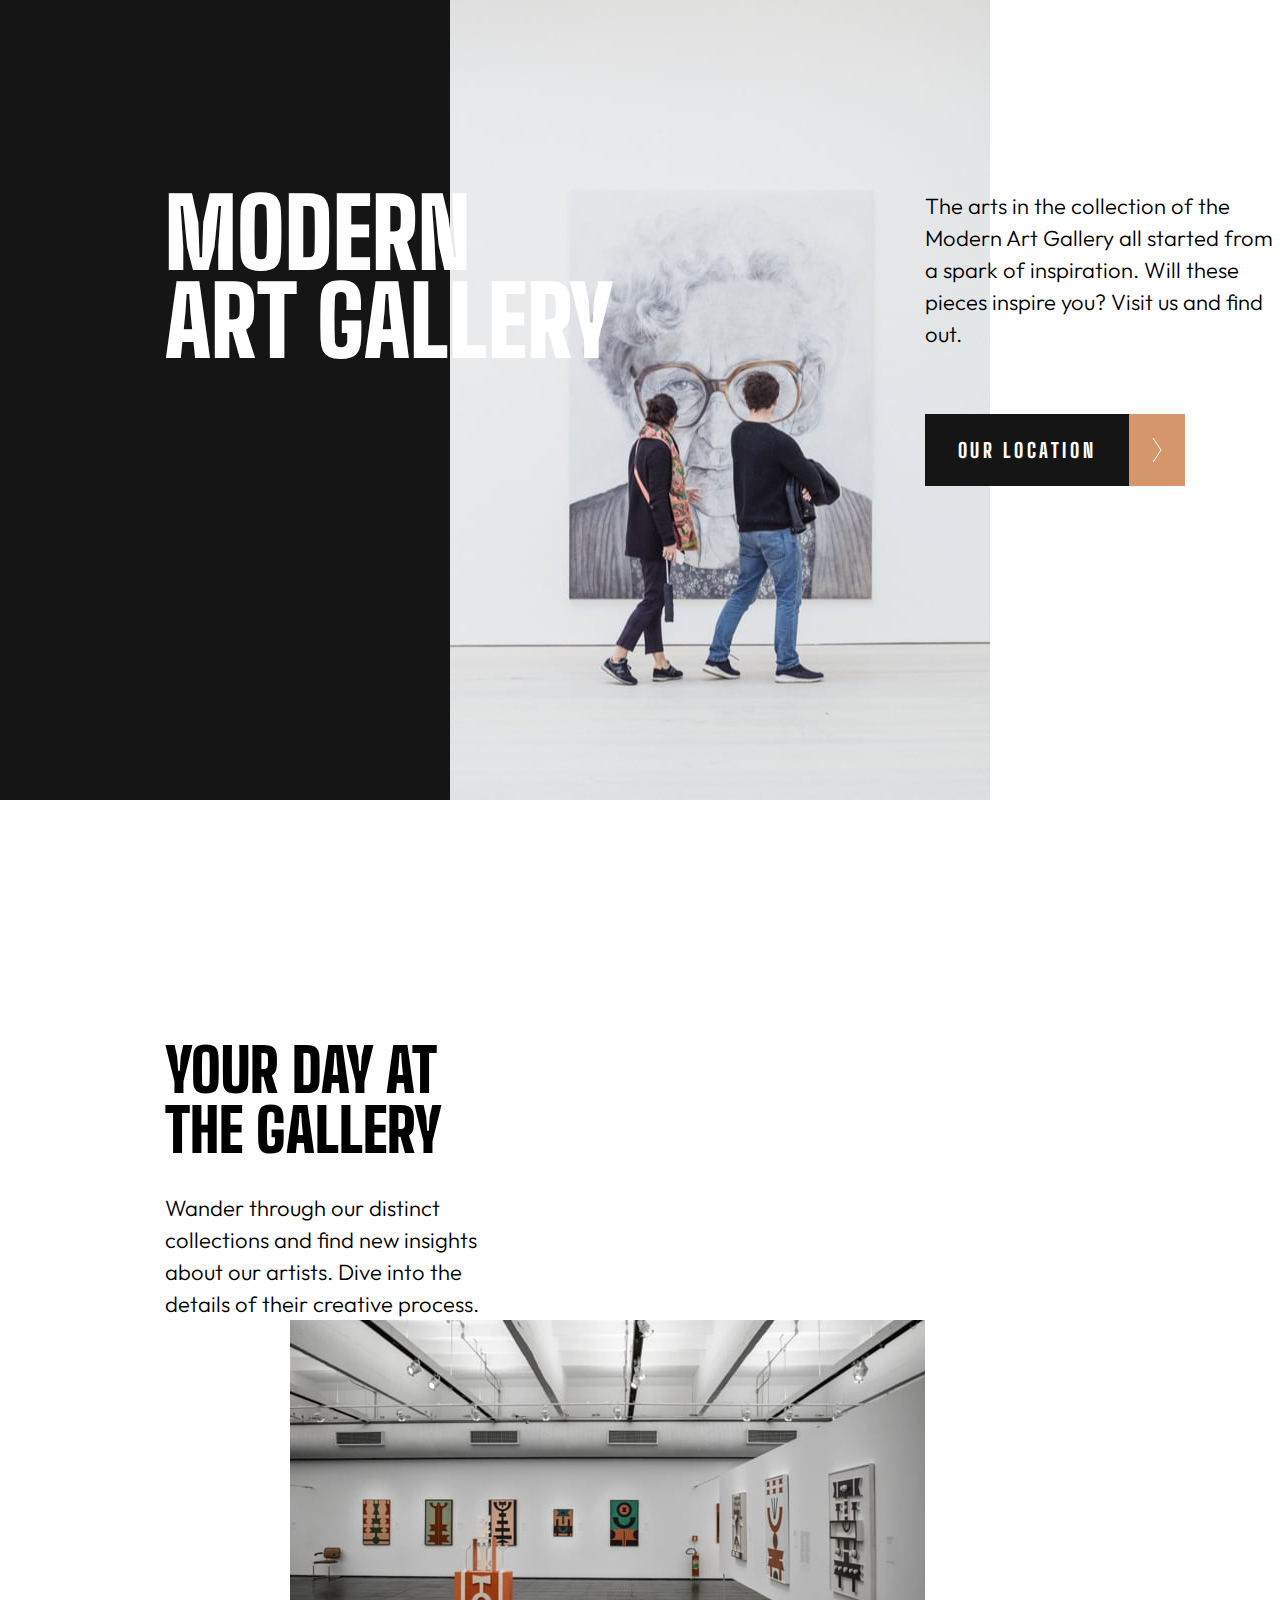
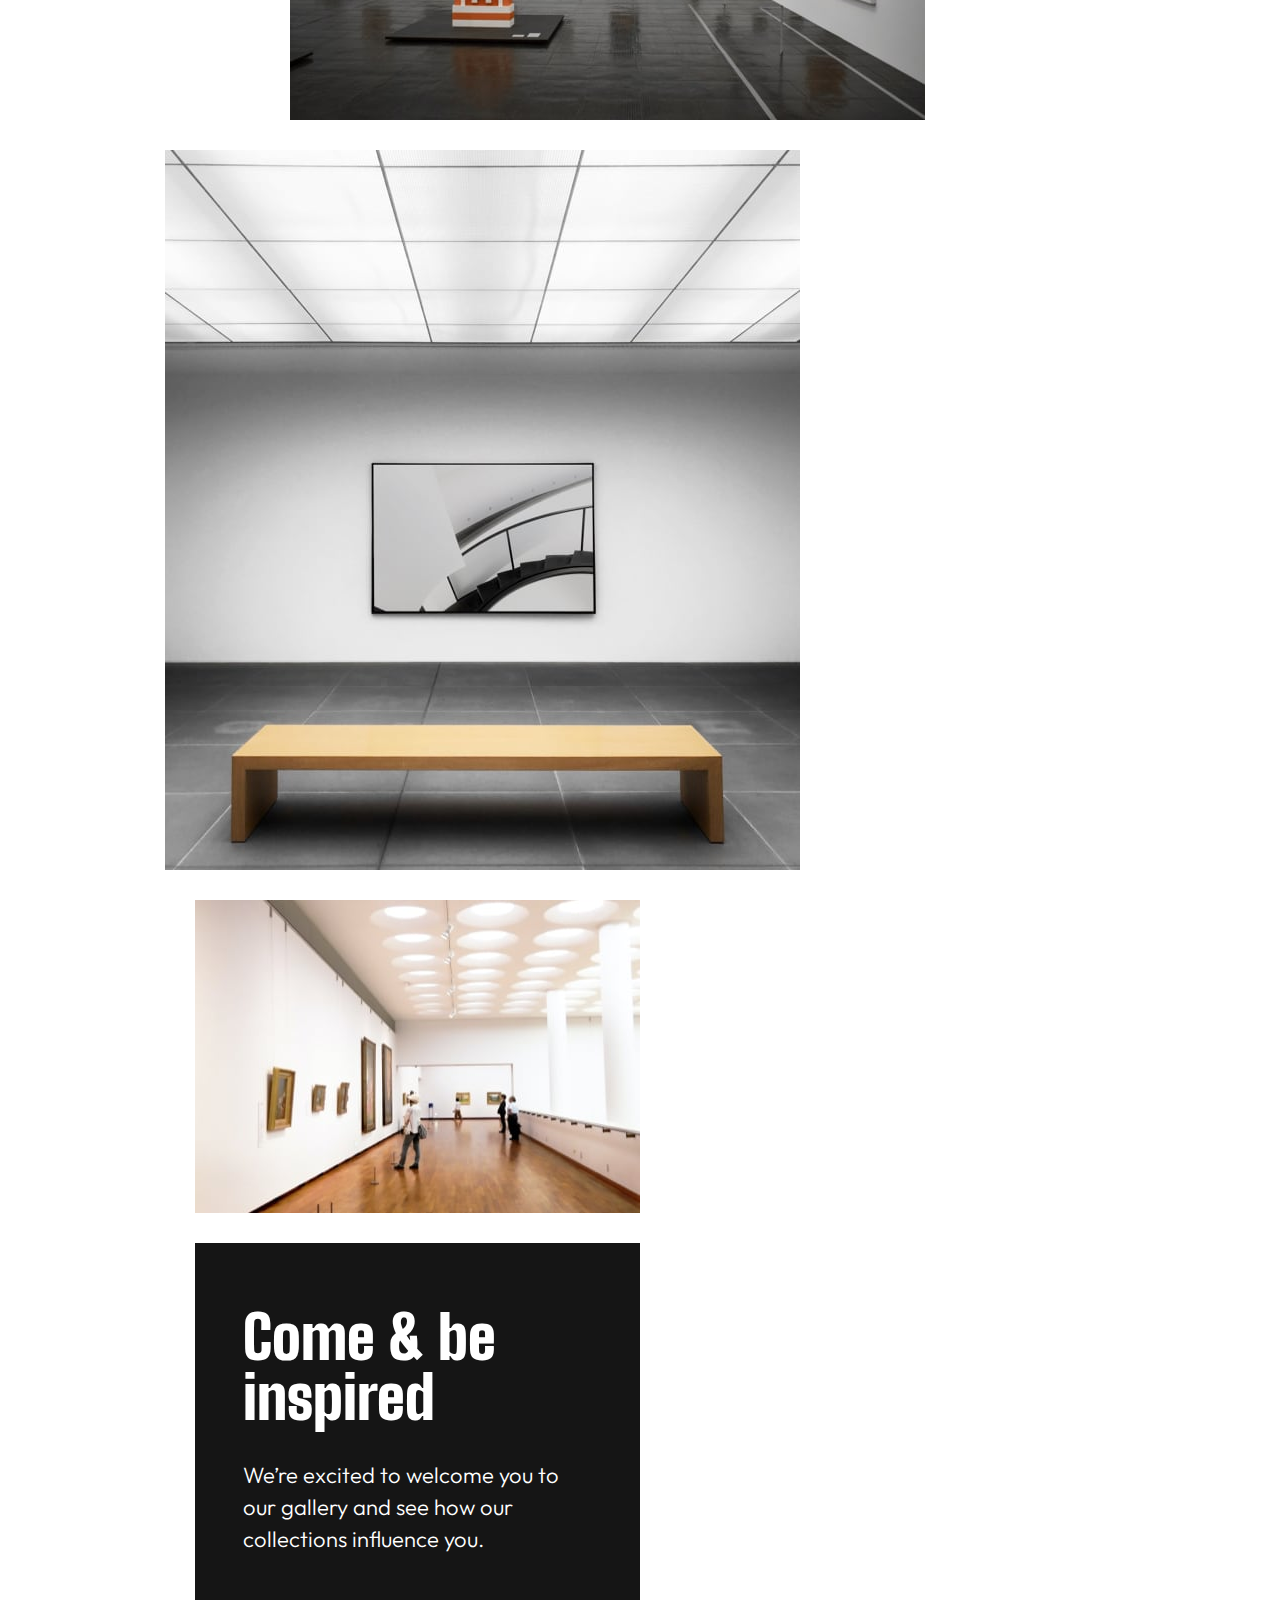
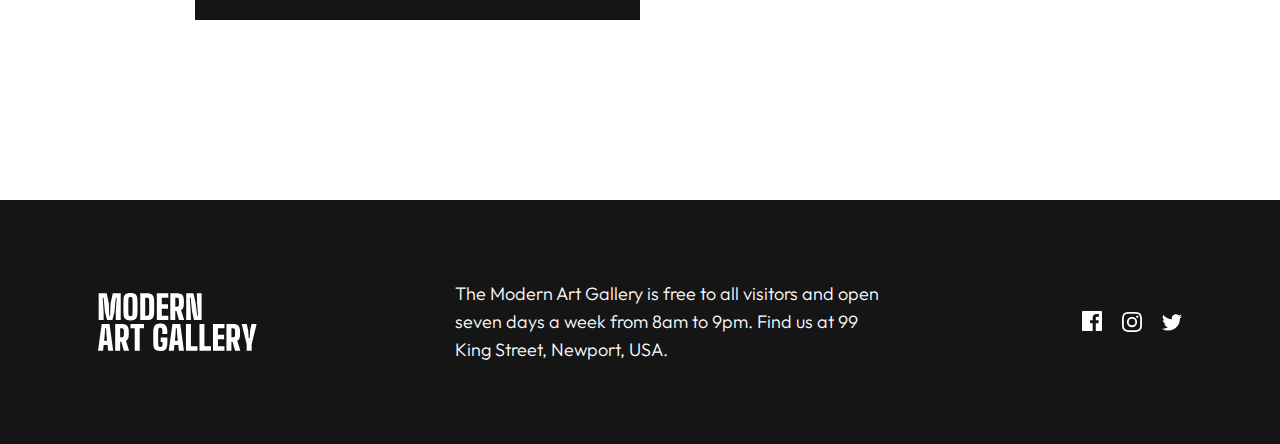
<file: index.html>
<!DOCTYPE html>
<html lang="en">
  <head>
    <meta charset="UTF-8" />
    <meta name="viewport" content="width=device-width, initial-scale=1.0" />

    <link
      rel="icon"
      type="image/png"
      sizes="32x32"
      href="./assets/favicon-32x32.png"
    />

    <link rel="stylesheet" href="style.css" />

    <title>Art gallery website</title>
  </head>
  <body>
    <div class="top-container">
      <div class="title">
        <h1>Modern <br />Art Gallery</h1>
      </div>
      <div class="bg-black"></div>
      <div class="bg-hero">
        <p>
          The arts in the collection of the Modern Art Gallery all started from
          a spark of inspiration. Will these pieces inspire you? Visit us and
          find out.
        </p>
        <a class="btn" href="location.html" target="_blank">
          <div class="btn-location">Our Location</div>
          <div class="btn-arrow">
            <img src="assets/icon-arrow-right.svg" alt="icon-arrow-right" />
          </div>
        </a>
      </div>
    </div>
    <div class="bottom-container">
      <div class="gallery-intro">
        <h2>Your day at the gallery</h2>
        <p class="gallery-desc">
          Wander through our distinct collections and find new insights about
          our artists. Dive into the details of their creative process.
        </p>
      </div>
      <div class="bg-grid-1"></div>
      <div class="bg-grid-2"></div>
      <div class="bg-grid">
        <div class="bg-grid-4"></div>
        <div class="bg-grid-3">
          <h2>Come &amp; be inspired</h2>
          <p>
            We’re excited to welcome you to our gallery and see how our
            collections influence you.
          </p>
        </div>
      </div>
    </div>
    <footer class="footer-section">
      <img src="assets/logo-light.svg" alt="logo-light" />
      <p>
        The Modern Art Gallery is free to all visitors and open seven days a
        week from 8am to 9pm. Find us at 99 King Street, Newport, USA.
      </p>
      <div class="social-media-icon">
        <a href="#"
          ><img src="assets/icon-facebook.svg" alt="icon-facebook"
        /></a>
        <img src="assets/icon-instagram.svg" alt="icon-instagram" />
        <img src="assets/icon-twitter.svg" alt="icon-twitter" />
      </div>
    </footer>
  </body>
</html>
</file>
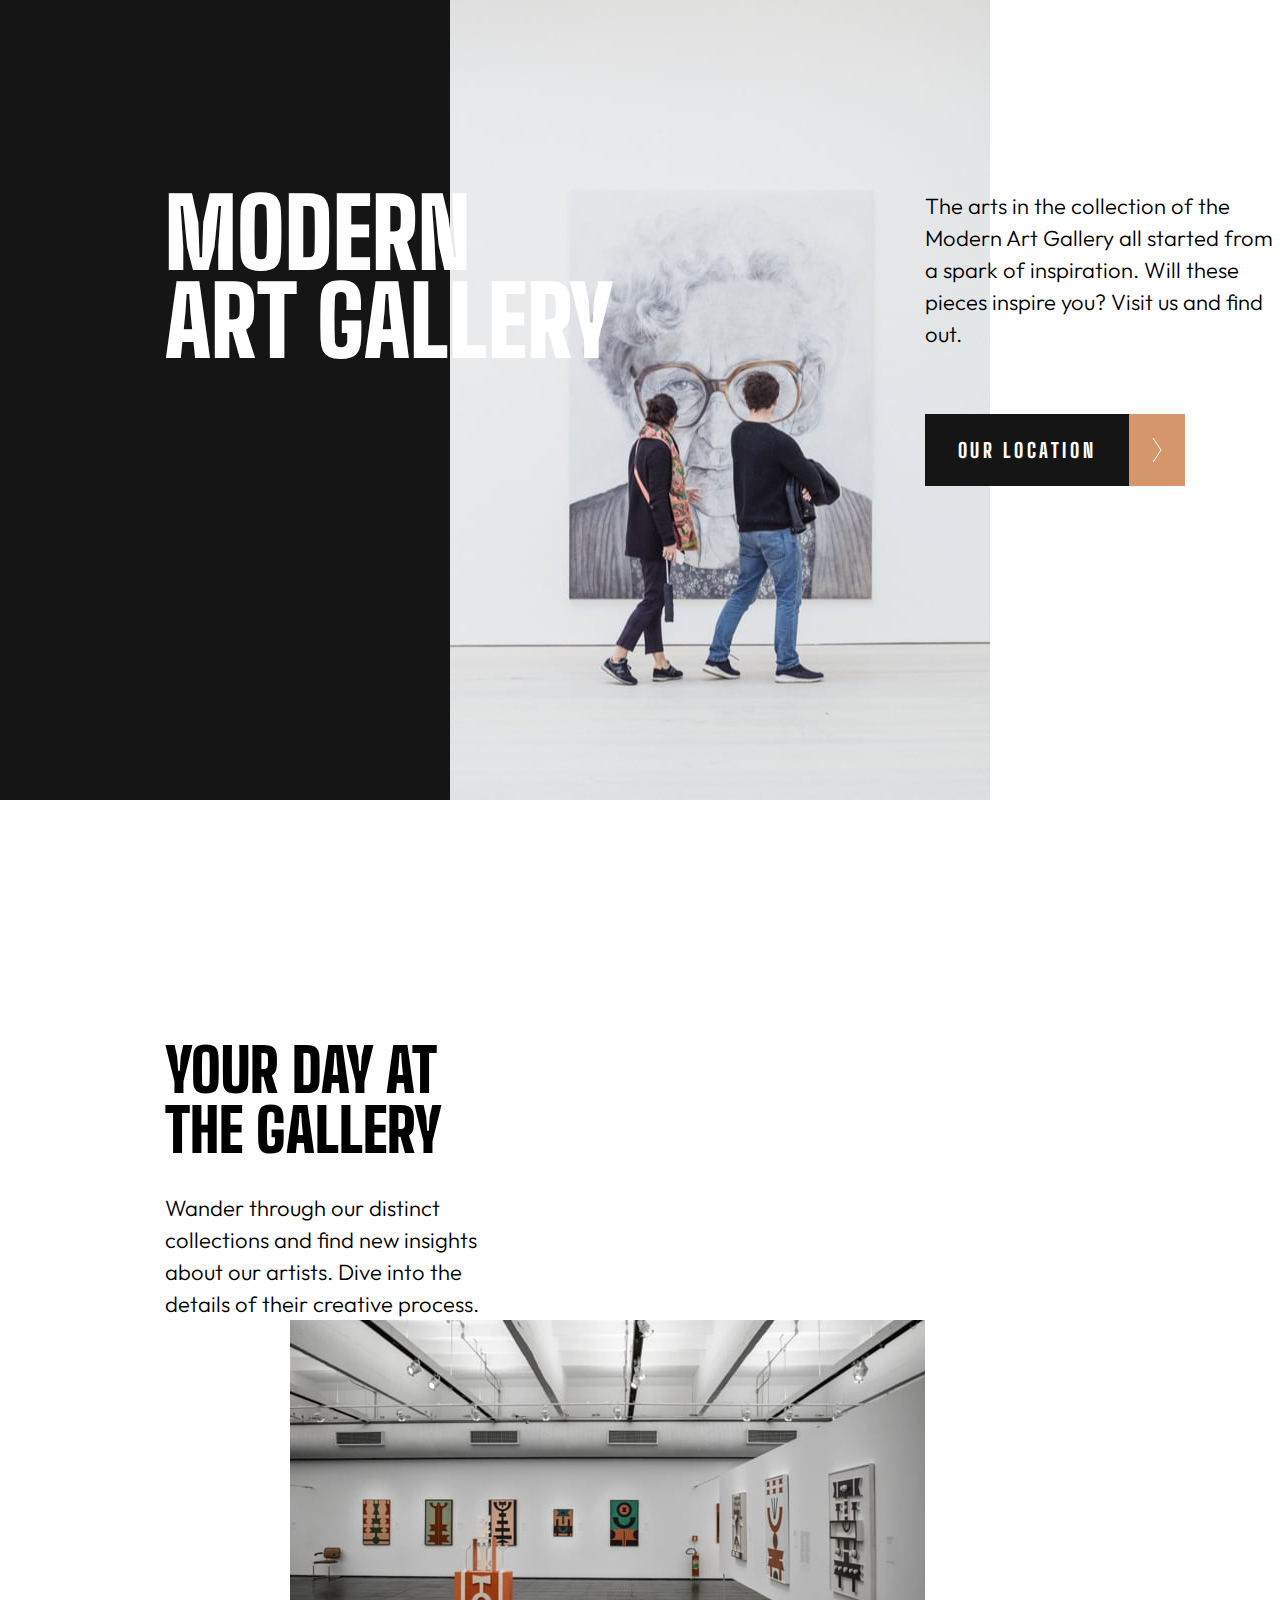
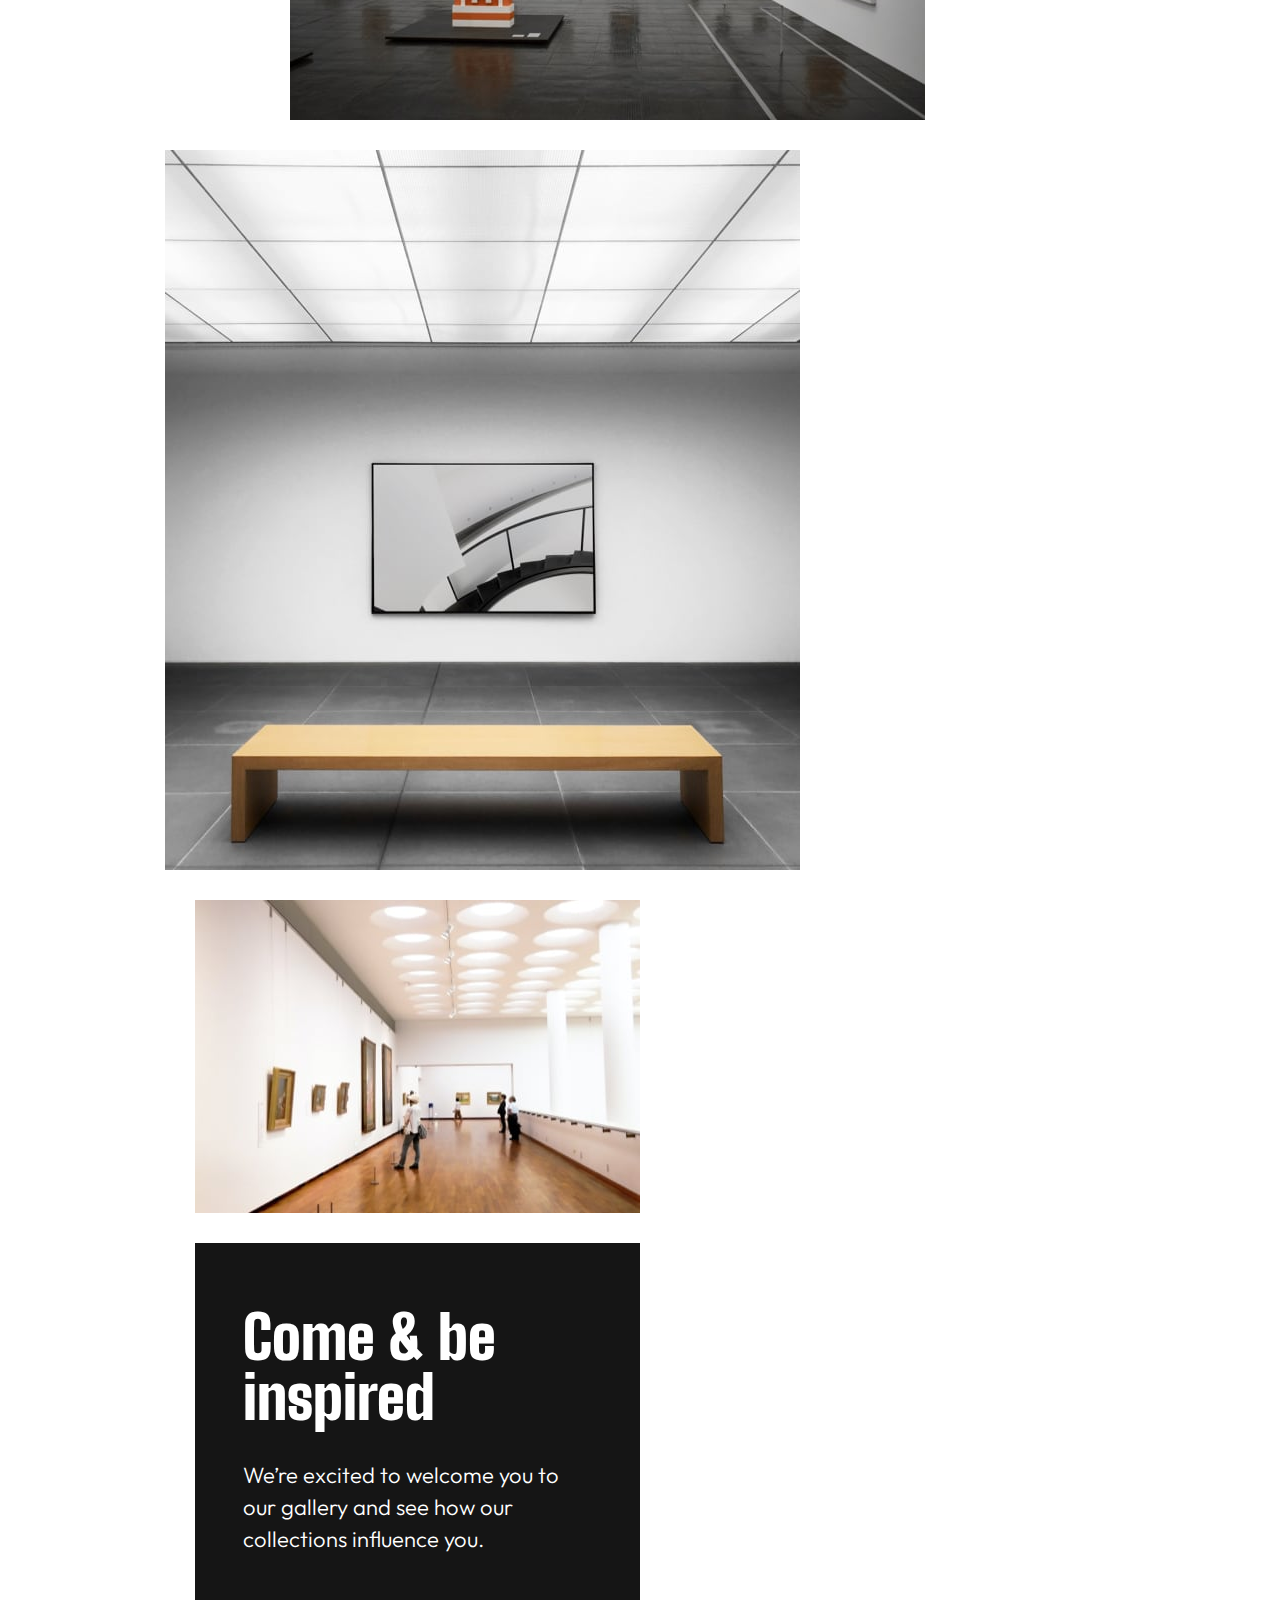
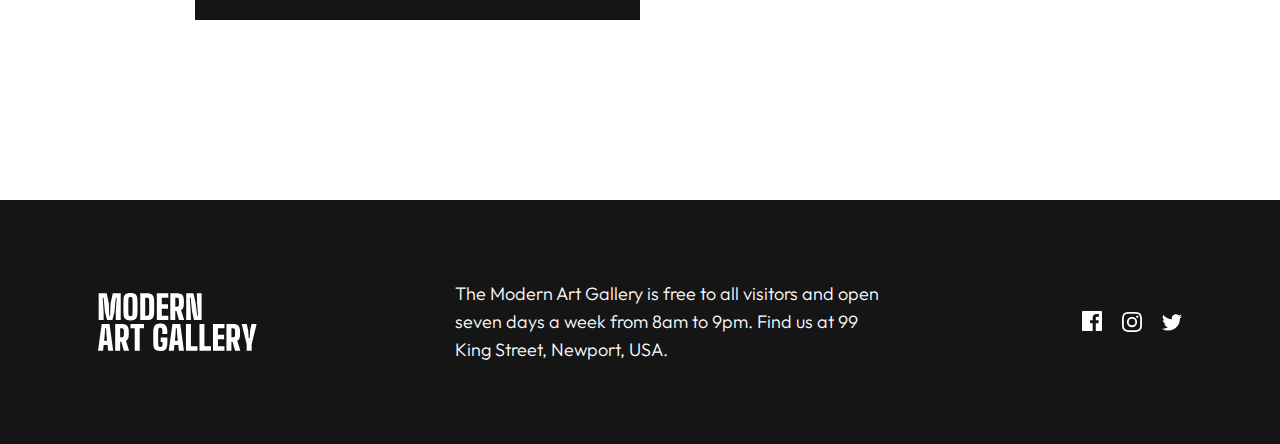
<file: starter-code/index.html>
<!DOCTYPE html>
<html lang="en">
  <head>
    <meta charset="UTF-8" />
    <meta name="viewport" content="width=device-width, initial-scale=1.0" />

    <link
      rel="icon"
      type="image/png"
      sizes="32x32"
      href="./assets/favicon-32x32.png"
    />

    <link rel="stylesheet" href="style.css" />

    <title>Art gallery website</title>
  </head>
  <body>
    <div class="top-container">
      <div class="title">
        <h1>Modern <br />Art Gallery</h1>
      </div>
      <div class="bg-black"></div>
      <div class="bg-hero">
        <p>
          The arts in the collection of the Modern Art Gallery all started from
          a spark of inspiration. Will these pieces inspire you? Visit us and
          find out.
        </p>
        <a class="btn" href="/starter-code/location.html" target="_blank">
          <div class="btn-location">Our Location</div>
          <div class="btn-arrow">
            <img src="assets/icon-arrow-right.svg" alt="icon-arrow-right" />
          </div>
        </a>
      </div>
    </div>
    <div class="bottom-container">
      <div class="gallery-intro">
        <h2>Your day at the gallery</h2>
        <p class="gallery-desc">
          Wander through our distinct collections and find new insights about
          our artists. Dive into the details of their creative process.
        </p>
      </div>
      <div class="bg-grid-1"></div>
      <div class="bg-grid-2"></div>
      <div class="bg-grid">
        <div class="bg-grid-4"></div>
        <div class="bg-grid-3">
          <h2>Come &amp; be inspired</h2>
          <p>
            We’re excited to welcome you to our gallery and see how our
            collections influence you.
          </p>
        </div>
      </div>
    </div>
    <footer class="footer-section">
      <img src="assets/logo-light.svg" alt="logo-light" />
      <p>
        The Modern Art Gallery is free to all visitors and open seven days a
        week from 8am to 9pm. Find us at 99 King Street, Newport, USA.
      </p>
      <div class="social-media-icon">
        <a href="#"
          ><img src="assets/icon-facebook.svg" alt="icon-facebook"
        /></a>
        <img src="assets/icon-instagram.svg" alt="icon-instagram" />
        <img src="assets/icon-twitter.svg" alt="icon-twitter" />
      </div>
    </footer>
  </body>
</html>
</file>
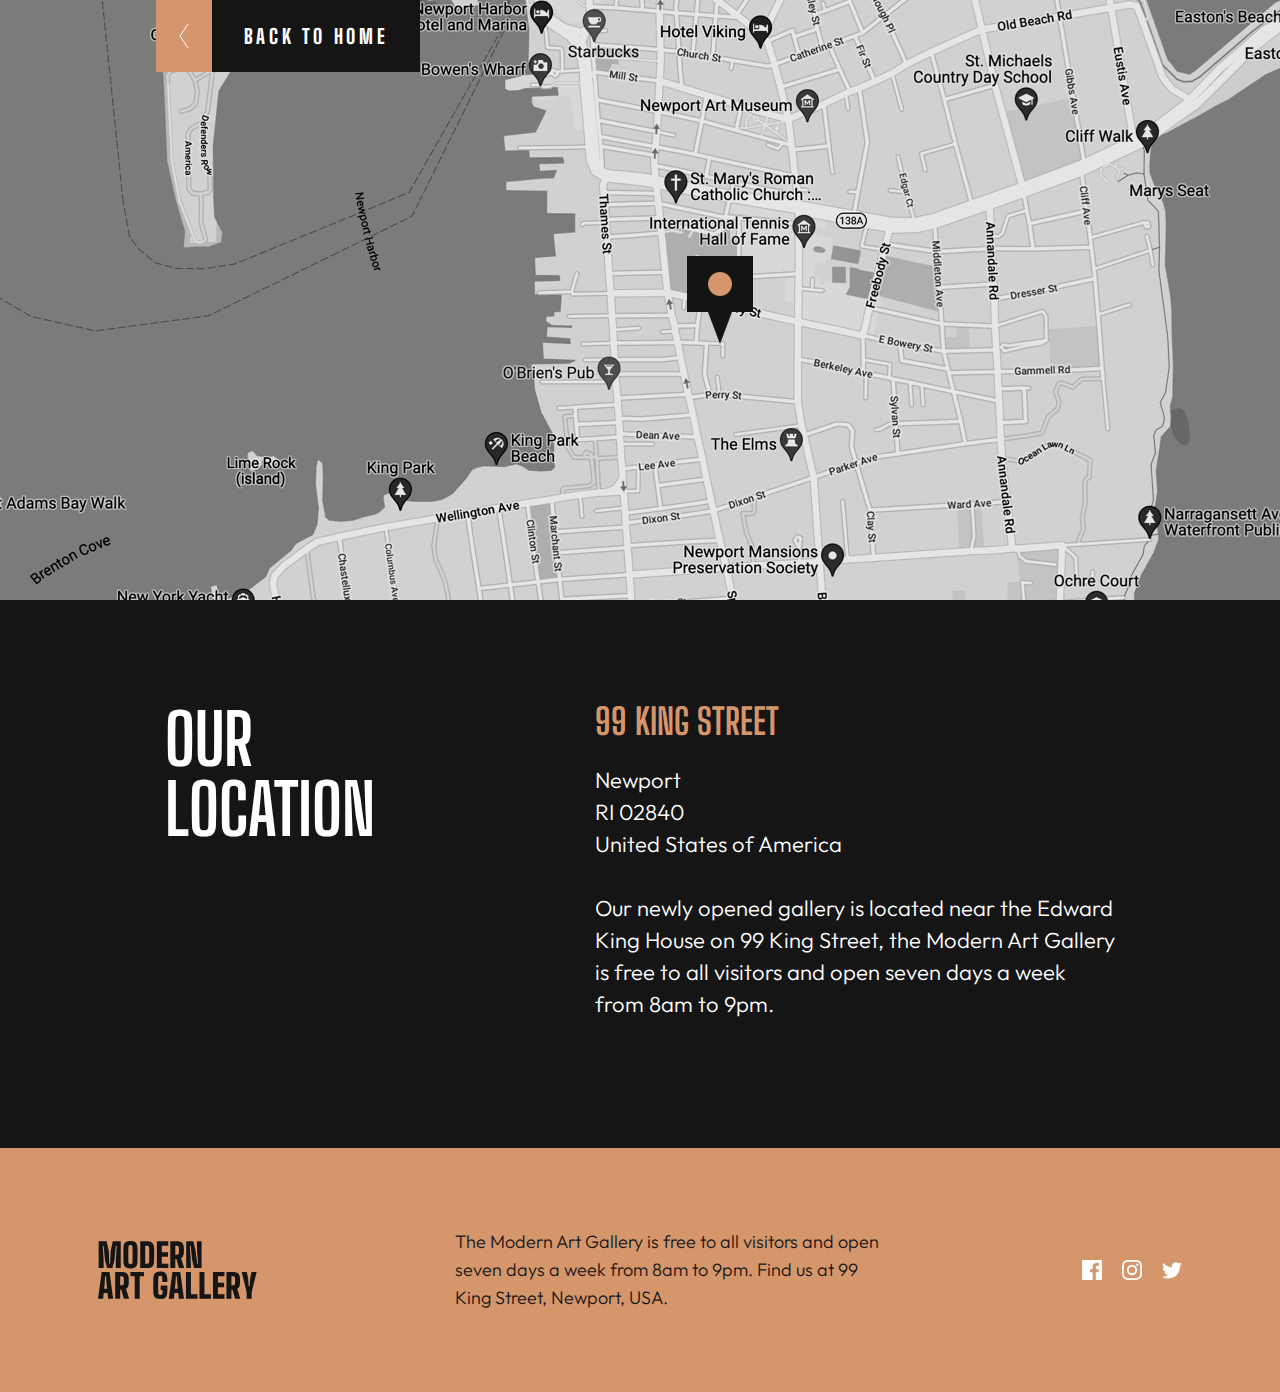
<file: location.html>
<!DOCTYPE html>
<html lang="en">
  <head>
    <meta charset="UTF-8" />
    <meta name="viewport" content="width=device-width, initial-scale=1.0" />

    <link
      rel="icon"
      type="image/png"
      sizes="32x32"
      href="./assets/favicon-32x32.png"
    />
    <link rel="stylesheet" href="location.css" />
    <title>Art gallery website | Map</title>
  </head>
  <body>
    <div class="map-section">
      <a class="btn" href="index.html" target="_parent">
        <div class="btn-arrow">
          <img src="assets/icon-arrow-left.svg" alt="icon-arrow-left" />
        </div>
        <div class="btn-home">Back to Home</div>
      </a>
    </div>
    <div class="location-section">
      <div class="title">
        <h1>Our location</h1>
      </div>
      <div class="address">
        <h2>99 King Street</h2>
        <p>
          Newport<br />RI 02840 <br />United States of America <br /><br />
          Our newly opened gallery is located near the Edward King House on 99
          King Street, the Modern Art Gallery is free to all visitors and open
          seven days a week from 8am to 9pm.
        </p>
      </div>
    </div>
    <footer class="footer-section">
      <img src="assets/logo-dark.svg" alt="logo-light" />
      <p>
        The Modern Art Gallery is free to all visitors and open seven days a
        week from 8am to 9pm. Find us at 99 King Street, Newport, USA.
      </p>
      <div class="social-media-icon">
        <img src="assets/icon-facebook.svg" alt="icon-facebook" />
        <img src="assets/icon-instagram.svg" alt="icon-instagram" />
        <img src="assets/icon-twitter.svg" alt="icon-twitter" />
      </div>
    </footer>
  </body>
</html>
</file>
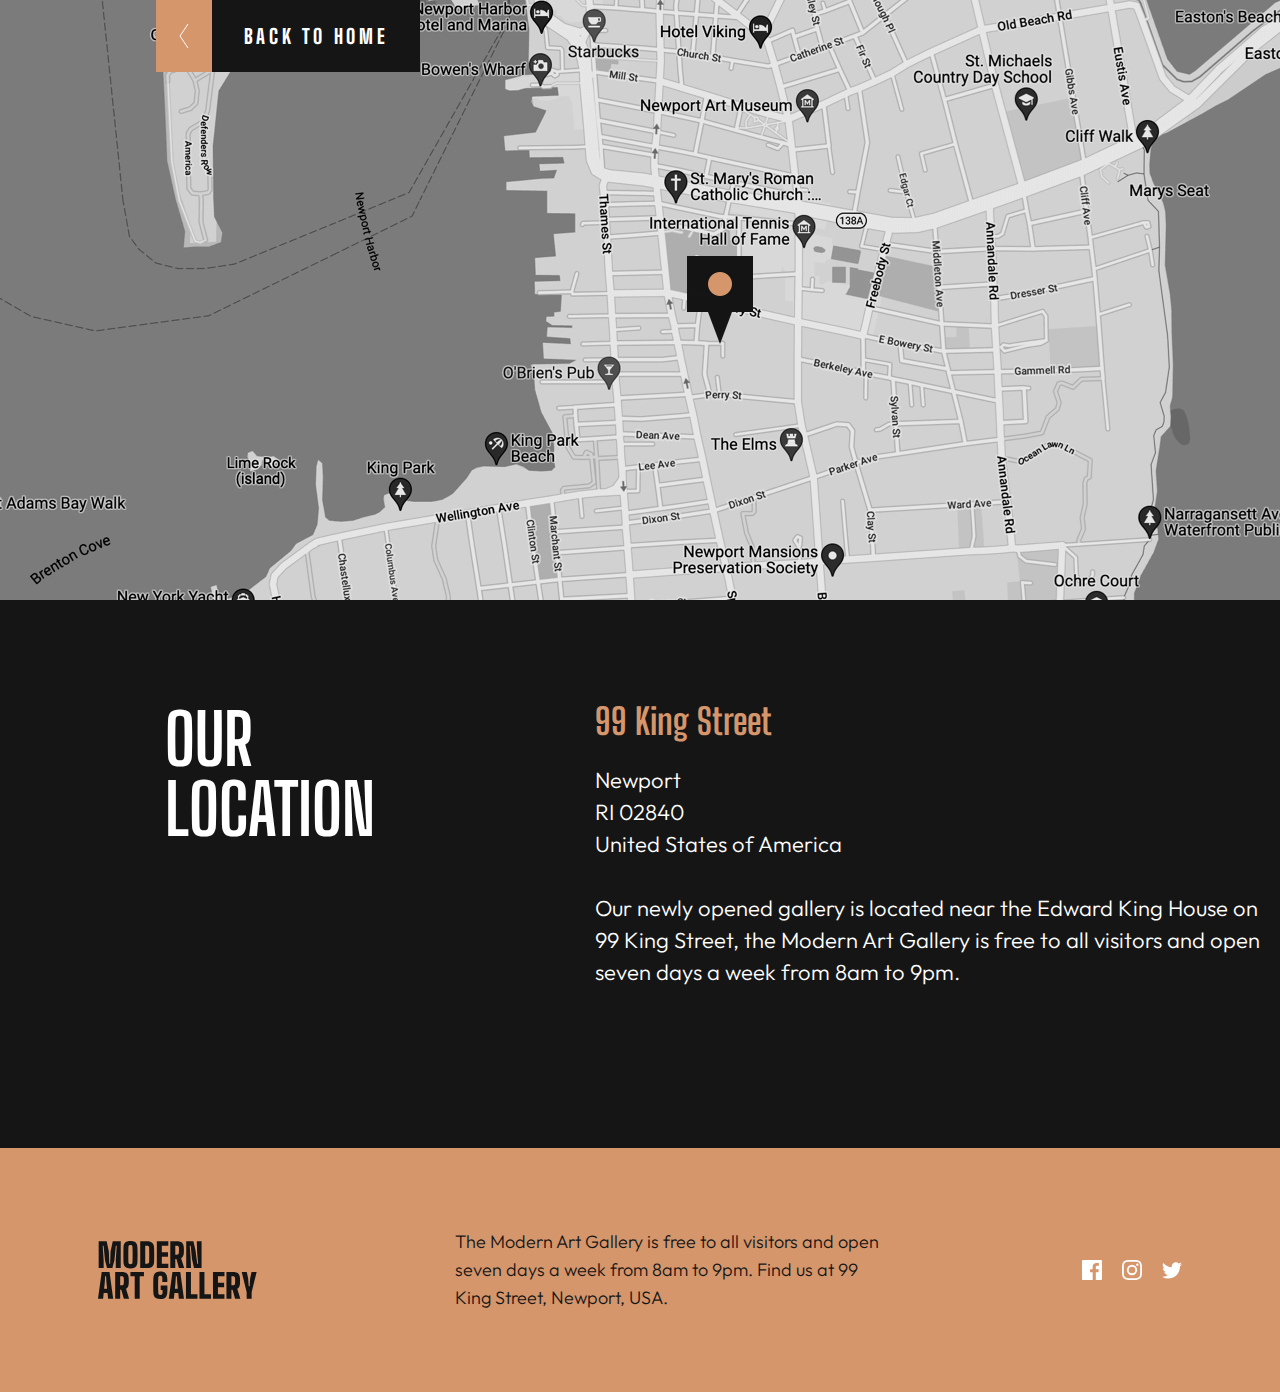
<file: starter-code/location.html>
<!DOCTYPE html>
<html lang="en">
  <head>
    <meta charset="UTF-8" />
    <meta name="viewport" content="width=device-width, initial-scale=1.0" />

    <link
      rel="icon"
      type="image/png"
      sizes="32x32"
      href="./assets/favicon-32x32.png"
    />
    <link rel="stylesheet" href="location.css" />
    <title>Art gallery website | Map</title>
  </head>
  <body>
    <div class="map-section">
      <a class="btn" href="/starter-code/index.html" target="_parent">
        <div class="btn-arrow">
          <img src="assets/icon-arrow-left.svg" alt="icon-arrow-left" />
        </div>
        <div class="btn-home">Back to Home</div>
      </a>
    </div>
    <div class="location-section">
      <div class="title">
        <h1>Our location</h1>
      </div>
      <div class="address">
        <h2>99 King Street</h2>
        <p>
          Newport<br />RI 02840 <br />United States of America <br /><br />
          Our newly opened gallery is located near the Edward King House on 99
          King Street, the Modern Art Gallery is free to all visitors and open
          seven days a week from 8am to 9pm.
        </p>
      </div>
    </div>
    <footer class="footer-section">
      <img src="assets/logo-dark.svg" alt="logo-light" />
      <p>
        The Modern Art Gallery is free to all visitors and open seven days a
        week from 8am to 9pm. Find us at 99 King Street, Newport, USA.
      </p>
      <div class="social-media-icon">
        <img src="assets/icon-facebook.svg" alt="icon-facebook" />
        <img src="assets/icon-instagram.svg" alt="icon-instagram" />
        <img src="assets/icon-twitter.svg" alt="icon-twitter" />
      </div>
    </footer>
  </body>
</html>
</file>
<file: style.css>
@import url("https://fonts.googleapis.com/css2?family=Big+Shoulders+Display:wght@800;900&family=Hanken+Grotesk:wght@700&family=Lato:wght@700&family=Poppins:wght@300;400;500;600&family=Red+Hat+Display:wght@500;700;900&family=Rubik:wght@300&display=swap");
@import url("https://fonts.googleapis.com/css2?family=Big+Shoulders+Display:wght@800;900&family=Hanken+Grotesk:wght@700&family=Lato:wght@700&family=Outfit:wght@300&family=Poppins:wght@300;400;500;600&family=Red+Hat+Display:wght@500;700;900&family=Rubik:wght@300&display=swap");

* {
  margin: 0;
  padding: 0;
  box-sizing: border-box;
}

body {
  position: relative;
  font-style: normal;
  font-family: "Big Shoulders Display";
}

p {
  font-family: "Outfit";
  font-weight: 300;
}

.top-container {
  height: 50rem;
  display: flex;
}

.bg-black {
  width: 28.125rem;
}

.bg-black,
.btn-location,
.bg-grid-3,
footer {
  background: #151515;
}

.bg-hero {
  background: url("assets/desktop/image-hero.jpg") no-repeat;
}

.title {
  position: absolute;
  margin-top: 11.81rem;
  margin-left: 10.31rem;
  display: flex;
  justify-content: space-between;
}

.title > h1 {
  color: #ffff;
  font-size: 6rem;
  font-weight: 900;
  line-height: 5.5rem;
}

.title > h1,
.btn-location,
.gallery-intro > h2 {
  text-transform: uppercase;
}

.bg-hero > p,
.gallery-intro > p,
.gallery-intro > h2,
.bg-grid-3 > h2 {
  width: 21.875rem;
}

.bg-hero > p {
  margin-top: 11.87rem;
}

.bg-hero > p,
.gallery-intro > p,
.bg-grid-3 > p {
  font-size: 1.375rem;
  line-height: 2rem;
}

.bg-hero > p,
.btn {
  margin-left: 29.69rem;
}

.btn {
  display: flex;
  border: none;
  text-decoration: none;
  font-family: "Big Shoulders Display";
  margin-top: 4rem;
}

.btn-location {
  color: #ffff;
  width: 12.75rem;
  font-size: 1.25rem;
  font-weight: 800;
  line-height: normal;
  letter-spacing: 0.22725rem;
}

.btn-location,
.btn-arrow {
  display: flex;
  align-items: center;
  justify-content: center;
  height: 4.5rem;
}

.btn .btn-arrow {
  background: #d5966c;
  width: 3.5rem;
}

.bottom-container {
  display: flex;
  flex-wrap: wrap;
  padding: 11.25rem 10.31rem;
}

.gallery-intro {
  margin-top: 3.75rem;
}

.gallery-intro > h2,
.bg-grid-3 > h2 {
  font-size: 3.75rem;
  font-style: normal;
  font-weight: 900;
  line-height: 3.75rem;
}

.gallery-intro > p,
.bg-grid-3 > p {
  margin-top: 2rem;
}

.bg-grid-1 {
  margin-left: 7.81rem;
  width: 39.6875rem;
  height: 25rem;
  background: url("assets/desktop/image-grid-1.jpg") no-repeat;
}

.bg-grid-2 {
  margin-top: 1.88rem;
  width: 39.6875rem;
  height: 45rem;
  background: url("assets/desktop/image-grid-2.jpg") no-repeat;
}

.bg-grid {
  display: flex;
  flex-direction: column;
  margin-left: 1.87rem;
}
.bg-grid-3 {
  color: #ffff;
  width: 27.8125rem;
  height: 23.5625rem;
  padding: 4rem 3rem;
  margin-top: 1.87rem;
}

.bg-grid-4 {
  margin-top: 1.88rem;
  width: 27.8125rem;
  height: 19.5625rem;
  background: url("assets/desktop/image-grid-3.jpg") no-repeat;
}

footer {
  height: 15.25rem;
  display: flex;
  align-items: center;
  justify-content: space-around;
}

footer > img {
  width: 9.97325rem;
  height: 3.625rem;
}

.footer-section > p {
  width: 26.875rem;
  color: #ffff;
  font-size: 1.125rem;
  font-weight: 300;
  line-height: 1.75rem;
}

.footer-section .social-media-icon {
  width: 6.25rem;
  display: flex;
  align-items: center;
  justify-content: space-between;
}

.btn:hover {
  text-decoration: none;
  .btn-location {
    background: #d5966c;
  }
  .btn-arrow {
    background: #151515;
  }
}

@media screen and (max-width: 768px) {
  .bg-hero {
    background: url("assets/tablet/image-hero.jpg") no-repeat;
  }

  .title {
    margin-top: 9.06rem;
  }

  .title,
  .bg-hero > p,
  .bg-hero .btn {
    margin-left: 24.31rem;
  }

  .title > h1 {
    font-size: 4.375rem;
    line-height: 4.0625rem;
    color: #151515;
  }

  .title > h1,
  .gallery-intro > h2,
  .bg-grid-3 > h2 {
    text-transform: uppercase;
  }

  .bg-hero > p {
    margin-top: 20.09rem;
  }

  .bg-hero > p,
  .gallery-intro > p,
  .bg-grid-3 > p {
    font-size: 1.125rem;
    line-height: 1.75rem;
  }

  .bg-black {
    display: none;
  }

  .bottom-container {
    padding: 0 2.5rem 7.5rem 2.5rem;
  }

  .gallery-intro > h2 {
    font-size: 3.125rem;
    line-height: 2.8125rem;
  }

  .gallery-intro > h2,
  .gallery-intro > p,
  .bg-grid-3 > h2,
  .bg-grid-3 > p {
    width: 13.9375rem;
  }

  .bg-grid-1,
  .bg-grid-2 {
    width: 52%;
  }

  .bg-grid-1 {
    margin-left: 4.25rem;
    background: url("assets/tablet/image-grid-1.jpg") no-repeat;
  }

  .bg-grid-2 {
    background: url("assets/tablet/image-grid-2.jpg") no-repeat;
  }

  .bg-grid {
    width: 36.5%;
    display: flex;
    flex-direction: column;
    margin-left: 0.69rem;
  }

  .bg-grid-3 {
    height: 24.75rem;
    width: 17.5rem;
    padding-left: 1.81rem;
  }

  .bg-grid-4 {
    background: url("assets/tablet/image-grid-3.jpg") no-repeat;
  }

  .bg-grid-2,
  .bg-grid-3,
  .bg-grid-4 {
    margin-top: 0.69rem;
  }

  .bg-grid-3 > h2 {
    font-size: 3.125rem;
  }

  footer {
    height: 13.5rem;
  }

  .footer-section > img {
    width: 6.87813rem;
    height: 2.5rem;
  }

  .footer-section > p {
    width: 17.5625rem;
    font-size: 1rem;
    line-height: 1.625rem;
  }
}

@media screen and (max-width: 640px) {
  body {
    width: 200vw;
  }

  .top-container {
    display: flex;
    flex-direction: column;
    margin-bottom: 30rem;
  }
  .bg-hero {
    display: flex;
    flex-direction: column;
    background: url("assets/mobile/image-hero@2x.jpg") no-repeat;
    background-size: contain;
  }

  .title {
    margin-top: 34rem;
  }
  .title,
  .bg-hero > p,
  .gallery-intro > h2,
  .gallery-intro > p,
  .bg-grid-1,
  .bg-grid-2,
  .bg-grid-3,
  .bg-grid-4 {
    width: 42.875rem;
    margin-left: auto;
  }

  .title,
  .bg-hero > p,
  .bg-hero .btn {
    margin-left: 2rem;
  }

  .title > h1 {
    font-size: 7.5rem;
    line-height: 6.875rem;
  }

  .bg-hero > p {
    margin-top: 51.76rem;
    font-size: 2.25rem;
    line-height: 3.5rem;
  }

  .btn-location {
    font-size: 2.5rem;
    width: 25.5rem;
  }

  .btn {
    margin-top: 4rem;
  }
  .btn .btn-arrow {
    width: 7rem;
  }

  .btn-location,
  .btn-arrow {
    height: 9rem;
  }

  .bottom-container {
    padding-top: 15rem;
    padding-bottom: 15rem;
    display: flex;
    flex-direction: column;
  }

  .gallery-intro > h2 {
    font-size: 6.25rem;
    line-height: 5.625rem;
  }

  .gallery-intro > p,
  .bg-grid-3 > p {
    font-size: 2.5rem;
    line-height: 3.5rem;
  }

  .bg-grid-1 {
    margin-top: 4rem;
    height: 40rem;
    background: url("assets/mobile/image-grid-1@2x.jpg") no-repeat;
  }

  .bg-grid-2 {
    height: 60rem;
    background: url("assets/mobile/image-grid-2@2x.jpg") no-repeat;
  }

  .bg-grid {
    margin-left: 0;
  }

  .bg-grid-3 {
    height: 36.625rem;
    padding-left: 3rem;
    padding-top: 6rem;
  }

  .bg-grid-4 {
    height: 25rem;
    background: url("assets/mobile/image-grid-3@2x.jpg") no-repeat;
  }

  .bg-grid-2,
  .bg-grid-3,
  .bg-grid-4 {
    margin-top: 2rem;
  }

  .bg-grid-3 > h2 {
    font-size: 6.25rem;
    line-height: 5.625rem;
  }

  .bg-grid-3 > h2,
  .bg-grid-3 > p {
    width: 36.875rem;
  }

  .bg-grid-3 > p {
    margin-top: 3rem;
  }

  footer {
    flex-direction: column;
    align-items: flex-start;
    height: 42rem;
    padding: 6rem 4rem;
  }

  .footer-section > img {
    width: 13.75626rem;
    height: 5rem;
  }

  .footer-section > p {
    width: 38.875rem;
    font-size: 2rem;
    line-height: 3.25rem;
  }

  .footer-section .social-media-icon {
    width: 12.5rem;
  }
  .social-media-icon > img,
  .social-media-icon > a > img {
    height: 2.5rem;
  }
}
</file>
<file: starter-code/style.css>
@import url("https://fonts.googleapis.com/css2?family=Big+Shoulders+Display:wght@800;900&family=Hanken+Grotesk:wght@700&family=Lato:wght@700&family=Poppins:wght@300;400;500;600&family=Red+Hat+Display:wght@500;700;900&family=Rubik:wght@300&display=swap");
@import url("https://fonts.googleapis.com/css2?family=Big+Shoulders+Display:wght@800;900&family=Hanken+Grotesk:wght@700&family=Lato:wght@700&family=Outfit:wght@300&family=Poppins:wght@300;400;500;600&family=Red+Hat+Display:wght@500;700;900&family=Rubik:wght@300&display=swap");

* {
  margin: 0;
  padding: 0;
  box-sizing: border-box;
}

body {
  position: relative;
  font-style: normal;
  font-family: "Big Shoulders Display";
}

p {
  font-family: "Outfit";
  font-weight: 300;
}

.top-container {
  height: 50rem;
  display: flex;
}

.bg-black {
  width: 28.125rem;
}

.bg-black,
.btn-location,
.bg-grid-3,
footer {
  background: #151515;
}

.bg-hero {
  background: url("assets/desktop/image-hero.jpg") no-repeat;
}

.title {
  position: absolute;
  margin-top: 11.81rem;
  margin-left: 10.31rem;
  display: flex;
  justify-content: space-between;
}

.title > h1 {
  color: #ffff;
  font-size: 6rem;
  font-weight: 900;
  line-height: 5.5rem;
}

.title > h1,
.btn-location,
.gallery-intro > h2 {
  text-transform: uppercase;
}

.bg-hero > p,
.gallery-intro > p,
.gallery-intro > h2,
.bg-grid-3 > h2 {
  width: 21.875rem;
}

.bg-hero > p {
  margin-top: 11.87rem;
}

.bg-hero > p,
.gallery-intro > p,
.bg-grid-3 > p {
  font-size: 1.375rem;
  line-height: 2rem;
}

.bg-hero > p,
.btn {
  margin-left: 29.69rem;
}

.btn {
  display: flex;
  border: none;
  text-decoration: none;
  font-family: "Big Shoulders Display";
  margin-top: 4rem;
}

.btn-location {
  color: #ffff;
  width: 12.75rem;
  font-size: 1.25rem;
  font-weight: 800;
  line-height: normal;
  letter-spacing: 0.22725rem;
}

.btn-location,
.btn-arrow {
  display: flex;
  align-items: center;
  justify-content: center;
  height: 4.5rem;
}

.btn .btn-arrow {
  background: #d5966c;
  width: 3.5rem;
}

.bottom-container {
  display: flex;
  flex-wrap: wrap;
  padding: 11.25rem 10.31rem;
}

.gallery-intro {
  margin-top: 3.75rem;
}

.gallery-intro > h2,
.bg-grid-3 > h2 {
  font-size: 3.75rem;
  font-style: normal;
  font-weight: 900;
  line-height: 3.75rem;
}

.gallery-intro > p,
.bg-grid-3 > p {
  margin-top: 2rem;
}

.bg-grid-1 {
  margin-left: 7.81rem;
  width: 39.6875rem;
  height: 25rem;
  background: url("assets/desktop/image-grid-1.jpg") no-repeat;
}

.bg-grid-2 {
  margin-top: 1.88rem;
  width: 39.6875rem;
  height: 45rem;
  background: url("assets/desktop/image-grid-2.jpg") no-repeat;
}

.bg-grid {
  display: flex;
  flex-direction: column;
  margin-left: 1.87rem;
}
.bg-grid-3 {
  color: #ffff;
  width: 27.8125rem;
  height: 23.5625rem;
  padding: 4rem 3rem;
  margin-top: 1.87rem;
}

.bg-grid-4 {
  margin-top: 1.88rem;
  width: 27.8125rem;
  height: 19.5625rem;
  background: url("assets/desktop/image-grid-3.jpg") no-repeat;
}

footer {
  height: 15.25rem;
  display: flex;
  align-items: center;
  justify-content: space-around;
}

footer > img {
  width: 9.97325rem;
  height: 3.625rem;
}

.footer-section > p {
  width: 26.875rem;
  color: #ffff;
  font-size: 1.125rem;
  font-weight: 300;
  line-height: 1.75rem;
}

.footer-section .social-media-icon {
  width: 6.25rem;
  display: flex;
  align-items: center;
  justify-content: space-between;
}

.btn:hover {
  text-decoration: none;
  .btn-location {
    background: #d5966c;
  }
  .btn-arrow {
    background: #151515;
  }
}

@media screen and (max-width: 768px) {
  .bg-hero {
    background: url("assets/tablet/image-hero.jpg") no-repeat;
  }

  .title {
    margin-top: 9.06rem;
  }

  .title,
  .bg-hero > p,
  .bg-hero .btn {
    margin-left: 24.31rem;
  }

  .title > h1 {
    font-size: 4.375rem;
    line-height: 4.0625rem;
    color: #151515;
  }

  .title > h1,
  .gallery-intro > h2,
  .bg-grid-3 > h2 {
    text-transform: uppercase;
  }

  .bg-hero > p {
    margin-top: 20.09rem;
  }

  .bg-hero > p,
  .gallery-intro > p,
  .bg-grid-3 > p {
    font-size: 1.125rem;
    line-height: 1.75rem;
  }

  .bg-black {
    display: none;
  }

  .bottom-container {
    padding: 0 2.5rem 7.5rem 2.5rem;
  }

  .gallery-intro > h2 {
    font-size: 3.125rem;
    line-height: 2.8125rem;
  }

  .gallery-intro > h2,
  .gallery-intro > p,
  .bg-grid-3 > h2,
  .bg-grid-3 > p {
    width: 13.9375rem;
  }

  .bg-grid-1,
  .bg-grid-2 {
    width: 52%;
  }

  .bg-grid-1 {
    margin-left: 4.25rem;
    background: url("assets/tablet/image-grid-1.jpg") no-repeat;
  }

  .bg-grid-2 {
    background: url("assets/tablet/image-grid-2.jpg") no-repeat;
  }

  .bg-grid {
    width: 36.5%;
    display: flex;
    flex-direction: column;
    margin-left: 0.69rem;
  }

  .bg-grid-3 {
    height: 24.75rem;
    width: 17.5rem;
    padding-left: 1.81rem;
  }

  .bg-grid-4 {
    background: url("assets/tablet/image-grid-3.jpg") no-repeat;
  }

  .bg-grid-2,
  .bg-grid-3,
  .bg-grid-4 {
    margin-top: 0.69rem;
  }

  .bg-grid-3 > h2 {
    font-size: 3.125rem;
  }

  footer {
    height: 13.5rem;
  }

  .footer-section > img {
    width: 6.87813rem;
    height: 2.5rem;
  }

  .footer-section > p {
    width: 17.5625rem;
    font-size: 1rem;
    line-height: 1.625rem;
  }
}

@media screen and (max-width: 640px) {
  .top-container {
    display: flex;
    flex-direction: column;
  }
  .bg-hero {
    display: flex;
    flex-direction: column;
    background: url("assets/mobile/image-hero.jpg") no-repeat;
    background-size: contain;
  }

  .title {
    margin-left: 1rem;
    width: 21.4375rem;
    margin-top: 17rem;
  }

  .title > h1 {
    font-size: 3.75rem;
    line-height: 3.4375rem;
  }

  .bottom-container {
    display: flex;
    flex-direction: column;
  }
}
</file>
<file: location.css>
@import url("https://fonts.googleapis.com/css2?family=Big+Shoulders+Display:wght@800;900&family=Hanken+Grotesk:wght@700&family=Lato:wght@700&family=Poppins:wght@300;400;500;600&family=Red+Hat+Display:wght@500;700;900&family=Rubik:wght@300&display=swap");
@import url("https://fonts.googleapis.com/css2?family=Big+Shoulders+Display:wght@800;900&family=Hanken+Grotesk:wght@700&family=Lato:wght@700&family=Outfit:wght@300&family=Poppins:wght@300;400;500;600&family=Red+Hat+Display:wght@500;700;900&family=Rubik:wght@300&display=swap");

* {
  margin: 0;
  padding: 0;
  box-sizing: border-box;
}

body {
  font-style: normal;
  font-family: "Big Shoulders Display";
}

p {
  font-family: "Outfit";
  font-weight: 300;
}

.map-section {
  height: 37.5rem;
  background: url("assets/desktop/image-map.png") no-repeat;
  width: 100%;
  background-size: cover;
}

.btn {
  display: flex;
  border: none;
  text-decoration: none;
  font-family: "Big Shoulders Display";
  margin-left: 9.75rem;
}

.btn-home {
  font-size: 1.25rem;
  width: 13rem;
  font-weight: 800;
  line-height: normal;
  letter-spacing: 0.22725rem;
}

.btn-home,
.title > h1,
.address > h2 {
  text-transform: uppercase;
}

.btn-home,
.title > h1 {
  color: #ffff;
}

.btn-home,
.footer-section {
  background: #151515;
}

.btn-home,
.btn-arrow {
  display: flex;
  align-items: center;
  justify-content: center;
  height: 4.5rem;
}

.btn-arrow {
  width: 3.5rem;
  background: #d5966c;
}

.location-section {
  display: flex;
  flex: 1;
  height: 34.25rem;
  background: #151515;
  font-weight: 900;
  padding: 6.5rem 10.31rem;
}

.title {
  width: 21.875rem;
}

.title > h1 {
  font-size: 4.375rem;
  line-height: 4.375rem;
}

.address {
  margin-left: 13.75rem;
}

.address > h2 {
  color: #d5966c;
  font-size: 2.25rem;
  line-height: 2.25rem;
}

.address > p {
  margin-top: 1.5rem;
  color: #ffff;
  font-size: 1.375rem;
  line-height: 2rem;
}

.footer-section {
  background: #d5966c;
  height: 15.25rem;
  display: flex;
  align-items: center;
  justify-content: space-around;
}

footer > img {
  width: 9.97325rem;
  height: 3.625rem;
}

.footer-section > p {
  width: 26.875rem;
  color: #151515;
  font-size: 1.125rem;
  line-height: 1.75rem;
}

.footer-section .social-media-icon {
  width: 6.25rem;
  display: flex;
  align-items: center;
  justify-content: space-between;
}

.btn:hover {
  text-decoration: none;
  .btn-home {
    background: #d5966c;
  }
  .btn-arrow {
    background: #151515;
  }
}

@media screen and (max-width: 768px) {
  .map-section {
    background: url("assets/tablet/image-map.png") no-repeat;
  }

  .map-section,
  .location-section,
  .footer-section {
    width: 100vw;
  }

  .btn {
    margin-left: 2rem;
  }

  .location-section {
    padding: 5.5rem 2.44rem;
  }

  .title {
    width: 13.9375rem;
  }

  .title > h1 {
    font-size: 3.4375rem;
    line-height: 3.125rem;
  }

  .address {
    margin-left: 4.25rem;
  }

  .address > h2 {
    font-size: 2rem;
  }

  .address > p {
    width: 24.875rem;
    font-size: 1.125rem;
    line-height: 1.75rem;
  }

  .footer-section {
    height: 15.25rem;
  }

  .footer-section > img {
    width: 6.87813rem;
    height: 2.5rem;
  }

  .footer-section > p {
    width: 17.5625rem;
    font-size: 1rem;
    line-height: 1.625rem;
  }
}

@media screen and (max-width: 640px) {
  body {
    width: 200vw;
  }

  .map-section,
  .location-section,
  .footer-section {
    width: 200vw;
  }

  .map-section {
    height: 68.5rem;
    background: url("assets/mobile/image-map@2x.png") no-repeat;
  }

  .btn {
    margin: 0;
  }

  .btn-home {
    font-size: 2.5rem;
    width: 26rem;
  }

  .btn-arrow {
    width: 7rem;
  }

  .btn-home,
  .btn-arrow {
    height: 9rem;
  }

  .location-section {
    flex-direction: column;
    height: 61.625rem;
  }

  .title,
  .address > h2,
  .address > p {
    width: 42.875rem;
  }

  .title > h1 {
    font-size: 6.25rem;
  }

  .address {
    margin-left: 0;
  }

  .address > h2 {
    margin-top: 6rem;
    font-size: 4rem;
  }

  .address > p {
    margin-top: 2.25rem;
    font-size: 2.25rem;
    line-height: 3.5rem;
  }

  .footer-section {
    flex-direction: column;
    align-items: flex-start;
    height: 42rem;
    padding: 6rem 4rem;
  }

  .footer-section > img {
    width: 13.75626rem;
    height: 5rem;
  }

  .footer-section > p {
    width: 38.875rem;
    font-size: 2rem;
    line-height: 3.25rem;
  }

  .footer-section .social-media-icon {
    width: 12.5rem;
  }
  .social-media-icon > img,
  .social-media-icon > a > img {
    height: 2.5rem;
  }
}
</file>
<file: starter-code/location.css>
@import url("https://fonts.googleapis.com/css2?family=Big+Shoulders+Display:wght@800;900&family=Hanken+Grotesk:wght@700&family=Lato:wght@700&family=Poppins:wght@300;400;500;600&family=Red+Hat+Display:wght@500;700;900&family=Rubik:wght@300&display=swap");
@import url("https://fonts.googleapis.com/css2?family=Big+Shoulders+Display:wght@800;900&family=Hanken+Grotesk:wght@700&family=Lato:wght@700&family=Outfit:wght@300&family=Poppins:wght@300;400;500;600&family=Red+Hat+Display:wght@500;700;900&family=Rubik:wght@300&display=swap");

* {
  margin: 0;
  padding: 0;
  box-sizing: border-box;
}

body {
  font-style: normal;
  font-family: "Big Shoulders Display";
}

p {
  font-family: "Outfit";
  font-weight: 300;
}

.map-section {
  height: 37.5rem;
  background: url("assets/desktop/image-map.png") no-repeat;
}

.map-section,
.location-section {
  width: 90.05631rem;
}

.btn {
  display: flex;
  border: none;
  text-decoration: none;
  font-family: "Big Shoulders Display";
  margin-left: 9.75rem;
}

.btn-home {
  font-size: 1.25rem;
  width: 13rem;
  font-weight: 800;
  line-height: normal;
  letter-spacing: 0.22725rem;
}

.btn-home,
.title > h1 {
  text-transform: uppercase;
}

.btn-home,
.title > h1 {
  color: #ffff;
}

.btn-home,
.footer-section {
  background: #151515;
}

.btn-home,
.btn-arrow {
  display: flex;
  align-items: center;
  justify-content: center;
  height: 4.5rem;
}

.btn-arrow {
  width: 3.5rem;
  background: #d5966c;
}

.location-section {
  display: flex;
  flex: 1;
  height: 34.25rem;
  background: #151515;
  font-weight: 900;
  padding: 6.5rem 10.31rem;
}

.title {
  width: 21.875rem;
}

.title > h1 {
  font-size: 4.375rem;
  line-height: 4.375rem;
}

.address {
  margin-left: 13.75rem;
}

.address > h2 {
  color: #d5966c;
  font-size: 2.25rem;
  line-height: 2.25rem;
}

.address > p {
  margin-top: 1.5rem;
  color: #ffff;
  font-size: 1.375rem;
  line-height: 2rem;
}

.footer-section {
  background: #d5966c;
  height: 15.25rem;
  display: flex;
  align-items: center;
  justify-content: space-around;
}

footer > img {
  width: 9.97325rem;
  height: 3.625rem;
}

.footer-section > p {
  width: 26.875rem;
  color: #151515;
  font-size: 1.125rem;
  line-height: 1.75rem;
}

.footer-section .social-media-icon {
  width: 6.25rem;
  display: flex;
  align-items: center;
  justify-content: space-between;
}

.btn:hover {
  text-decoration: none;
  .btn-home {
    background: #d5966c;
  }
  .btn-arrow {
    background: #151515;
  }
}

@media screen and (max-width: 768px) {
  .map-section {
    background: url("assets/tablet/image-map.png") no-repeat;
  }

  .map-section,
  .location-section,
  .footer-section {
    width: 100vw;
  }

  .btn {
    margin-left: 2rem;
  }

  .location-section {
    padding: 5.5rem 2.44rem;
  }

  .title {
    width: 13.9375rem;
  }

  .title > h1 {
    font-size: 3.4375rem;
    line-height: 3.125rem;
  }

  .address {
    margin-left: 4.25rem;
  }

  .address > h2 {
    font-size: 2rem;
  }

  .address > p {
    width: 24.875rem;
    font-size: 1.125rem;
    line-height: 1.75rem;
  }

  .footer-section {
    height: 15.25rem;
  }

  .footer-section > img {
    width: 6.87813rem;
    height: 2.5rem;
  }

  .footer-section > p {
    width: 17.5625rem;
    font-size: 1rem;
    line-height: 1.625rem;
  }
}
</file>
